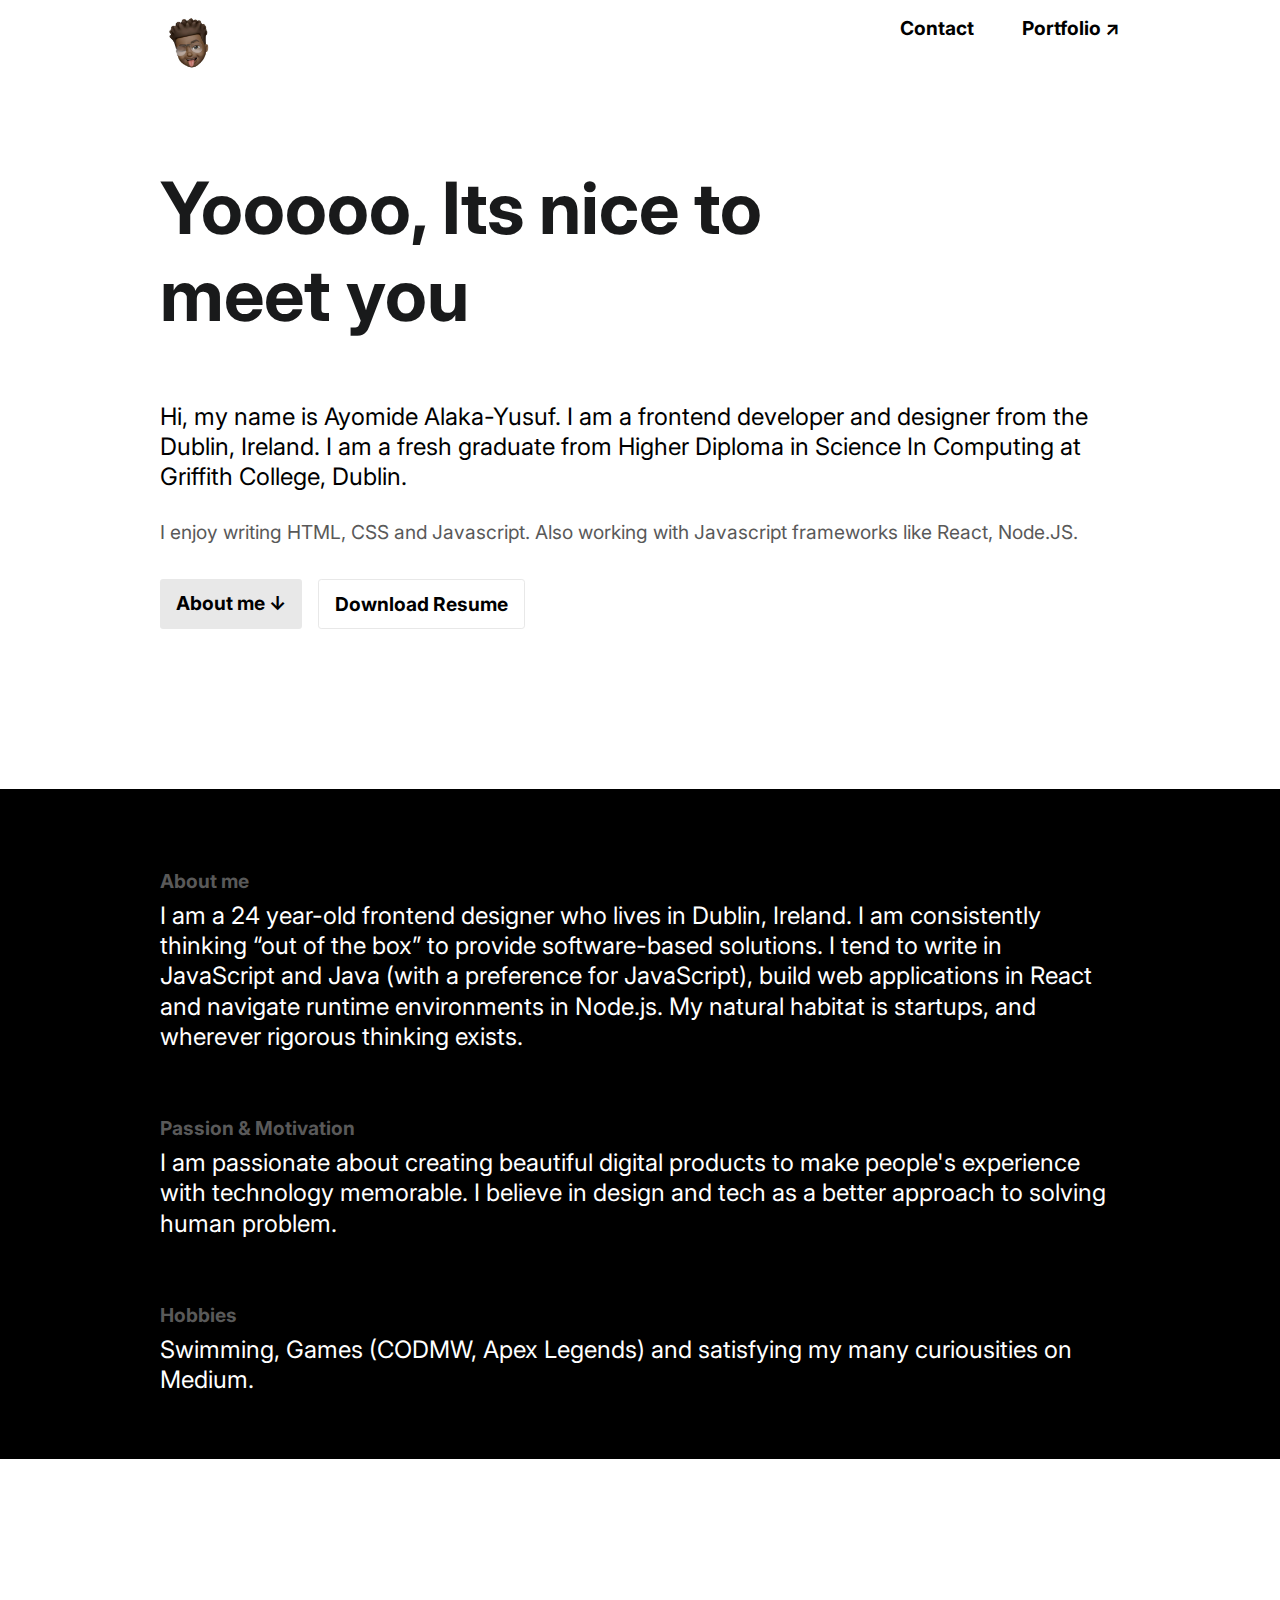
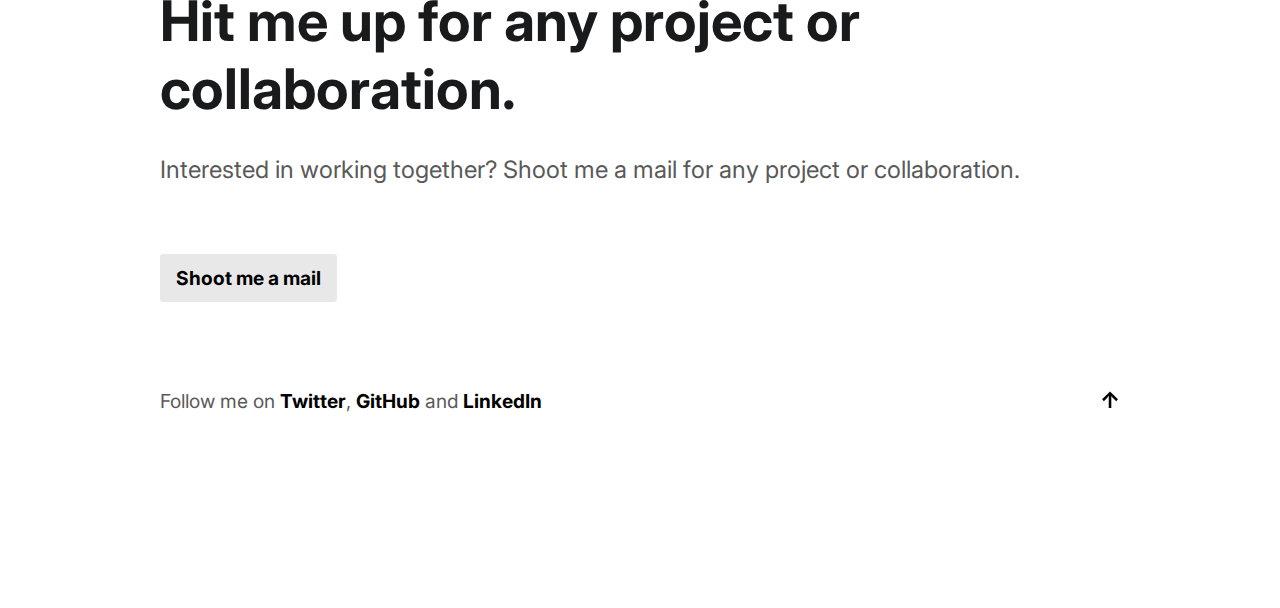
<file: index.html>
<!DOCTYPE html>
<html lang="en">
  <head>
    <meta charset="UTF-8" />
    <meta name="viewport" content="width=device-width, initial-scale=1.0" />
    <meta http-equiv="X-UA-Compatible" content="ie=edge" />
    <link
      href="https://fonts.googleapis.com/css2?family=Inter:wght@400;700&display=swap"
      rel="stylesheet"
    />
    <link rel="stylesheet" href="./style.css" />
    <link rel="shortcut icon" href="./ayo1.jpeg" />
    <title>Ayomide Alaka-Yusuf</title>
  </head>
  <body>
    <section class="introduction" id="introduction">
      <div class="container">
        <!-- Navigation menu -->
        <nav>
          <a href="./index.html"><img src="./ayo1.jpeg" alt="my memoji"/></a>
          <ul>
            <li><a href="#contact">Contact</a></li>
            <li><a href="https://ayomidealaka.com">Portfolio ↗︎</a></li>
          </ul>
        </nav>
        <h1 class="first-header">Yooooo, Its nice to meet you</h1>
        <!-- introduction section -->
        <p class="introduction-div">
          Hi, my name is Ayomide Alaka-Yusuf. I am a frontend developer and
          designer from the Dublin, Ireland. I am a fresh graduate from Higher
          Diploma in Science In Computing at Griffith College, Dublin.
        </p>
        <p class="introduction-div2">
          I enjoy writing HTML, CSS and Javascript. Also working with Javascript
          frameworks like React, Node.JS.
        </p>

        <span class="introduction-links">
          <a href="#about" class="about-button" alt="Scroll about section"
            >About me <span class="moving-arrow">↓</span></a
          >
          <a
            href="https://drive.google.com/file/d/1XpsD2K87_srI39NOhWkKeTfuyxNZKksl/view?usp=sharing"
            class="resume-button"
            >Download Resume</a
          >
        </span>
      </div>
    </section>

    <!-- About section -->
    <section class="about" id="about">
      <div class="container">
        <p class="small-p" id="small-p2">About me</p>
        <p class="about-div">
          I am a 24 year-old frontend designer who lives in Dublin, Ireland. I
          am consistently thinking “out of the box” to provide software-based
          solutions. I tend to write in JavaScript and Java (with a preference
          for JavaScript), build web applications in React and navigate runtime
          environments in Node.js. My natural habitat is startups, and wherever
          rigorous thinking exists.
        </p>
        <p class="small-p">Passion & Motivation</p>
        <p class="about-div">
          I am passionate about creating beautiful digital products to make
          people's experience with technology memorable. I believe in design and
          tech as a better approach to solving human problem.
        </p>
        <p class="small-p">Hobbies</p>
        <p class="about-div">
          Swimming, Games (CODMW, Apex Legends) and satisfying my many
          curiousities on Medium.
        </p>
      </div>
    </section>

    <!-- Contact section -->
    <section class="contact" id="contact">
      <div class="container">
        <h1 class="contact-header">
          Hit me up for any project or collaboration.
        </h1>
        <p class="contact-header2">
          Interested in working together? Shoot me a mail for any project or
          collaboration.
        </p>

        <a
          href="mailto:muizzyomide@gmail.com"
          class="contact-button"
          alt="Contact me"
          >Shoot me a mail</a
        >

        <span class="contact-bottom">
          <p class="introduction-div2" id="contact-links">
            Follow me on <a href="http://twitter.com/HOF_ayomide">Twitter</a>,
            <a href="http://github.com/ayomidealaka">GitHub</a> and
            <a href="http://linkedin.com/in/ayomidealaka-yusuf">LinkedIn</a>
          </p>
          <a
            href="#introduction"
            class="arrow"
            id="contact-links"
            alt="Scroll to Top"
          >
            ↑
          </a>
        </span>
      </div>
    </section>
  </body>
</html>
</file>
<file: style.css>
* {
  padding: 0;
  margin: 0;
  box-sizing: box-border;
  list-style: none;
}

html {
  scroll-behavior: smooth;
}

body {
  font-family: "Inter", system-ui, -apple-system, sans-serif;
  font-size: 100%;
}

.container {
  width: 75%;
  margin: 0 auto;
}

/* Navigation menu */
img {
  width: 4rem;
  height: 4rem;
  border-radius: 10rem;
}

nav {
  display: flex;
  justify-content: space-between;
  padding: 1rem 0rem;
}

nav ul {
  display: flex;
}

nav ul li {
  margin-left: 3rem;
  font-weight: 700;
  font-size: 1.2rem;
}

nav a:link,
nav a:visited {
  text-decoration: none;
  color: black;
}

nav a:hover {
  text-decoration: none;
  color: black;
  text-decoration: underline;
}

.introduction {
  margin-bottom: 10rem;
}

.first-header {
  font-size: 4.5rem;
  width: 70%;
  margin-bottom: 4rem;
  padding-top: 4rem;
  color: #191a1b;
  animation: introAnimation 0.7s ease-in;
}

.introduction-div {
  font-size: 1.5rem;
  line-height: 0.8cm;
  margin-bottom: 1.5rem;
  animation: introAnimation 0.8s ease-in;
}

.introduction-div2 {
  font-size: 1.2rem;
  line-height: 0.8cm;
  color: #595959;
  animation: introAnimation 0.9s ease-in;
}

.introduction-links {
  display: flex;
  margin-top: 2rem;
  animation: introAnimation 1s ease-in;
}

.resume-button:link,
.resume-button:visited {
  font-size: 1.2rem;
  padding: 0.75rem 1rem;
  text-decoration: none;
  color: black;
  font-weight: 700;
  border: solid #e8e8e8 0.1rem;
  border-radius: 0.2rem;
}

.resume-button:hover {
  background: #000000;
  color: #ffffff;
  border: solid #000000 0.1rem;
  border-radius: 0.2rem;
}

@keyframes slideDown {
  0% {
    transform: translateY(5px);
  }
  50% {
    transform: translateY(-2px);
  }
  100% {
    transform: translateY(5px);
  }
}

@keyframes introAnimation {
  0% {
    opacity: 0;
    transform: translateY(30px);
  }

  80% {
    opacity: 0;
    transform: translateY(10px);
  }

  100% {
    transform: translateY(0);
  }
}

/* About Section */

.about {
  background: #000000;
  color: white;
}

.about-button:link,
.about-button:visited {
  font-size: 1.2rem;
  padding: 0.75rem 1rem;
  text-decoration: none;
  color: black;
  font-weight: 700;
  background: #e8e8e8;
  border-radius: 0.2rem;
  margin-right: 1rem;
}

.about-button:hover {
  background: black;
  color: white;
}

.moving-arrow {
  animation: slideDown 1s infinite;
  position: relative;
  display: inline-block;
}

.small-p {
  margin-bottom: 0.5rem;
  font-size: 1.2rem;
  color: #595959;
  font-weight: 700;
}

#small-p2 {
  padding-top: 5rem;
}

.about-div {
  font-size: 1.5rem;
  line-height: 0.8cm;
  color: #ffffff;
  padding-bottom: 4rem;
}

/* Contact Section */
.contact {
  margin-bottom: 12rem;
}
.contact-header {
  font-size: 3.5rem;
  margin-bottom: 2rem;
  margin-top: 8rem;
  color: #191a1b;
}

.contact-header2 {
  font-size: 1.5rem;
  line-height: 0.8cm;
  color: #595959;
  margin-bottom: 5rem;
}

.contact-button:link,
.contact-button:visited {
  font-size: 1.2rem;
  padding: 0.75rem 1rem;
  text-decoration: none;
  color: black;
  font-weight: 700;
  background: #e8e8e8;
  border-radius: 0.2rem;
}

.contact-button:hover {
  background: black;
  color: white;
}

.contact-bottom {
  display: flex;
  justify-content: space-between;
}

.contact-bottom a:link,
.contact-bottom a:visited {
  font-weight: 700;
}

.contact-bottom a:hover {
  font-weight: 700;
  text-decoration: underline;
}

span a {
  text-decoration: none;
  color: black;
}
.arrow {
  font-size: 1.4rem;
  transition: all 0.5s ease-in-out;
  backface-visibility: hidden;
  -webkit-backface-visibility: hidden;
}

.arrow:hover {
  transform: translateY(-0.5rem);
}

#contact-links {
  margin-top: 6rem;
}
#contact-links:hover {
  margin-top: 6rem;
  text-decoration: none;
}
</file>
